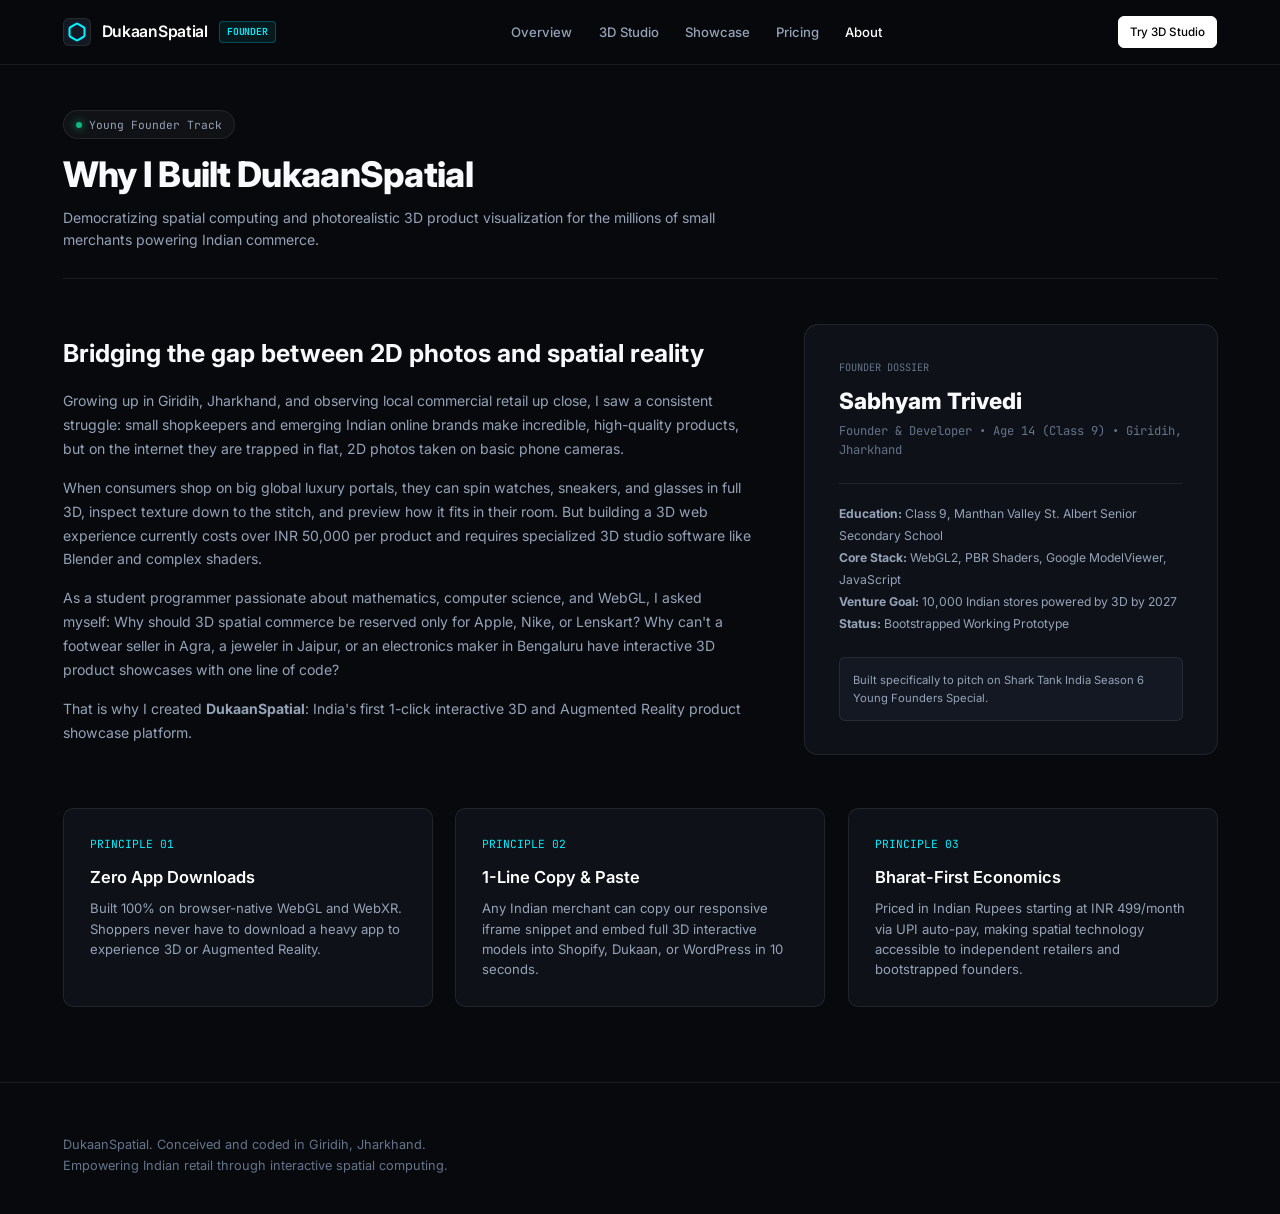
<file: about.html>
<!DOCTYPE html>
<html lang="en">
<head>
  <meta charset="UTF-8">
  <meta name="viewport" content="width=device-width, initial-scale=1.0">
  <title>About & Founder Story | DukaanSpatial</title>
  <meta name="description" content="The story of Sabhyam Trivedi and the vision behind DukaanSpatial: democratizing 3D spatial web commerce for Indian retail.">
  <link rel="stylesheet" href="css/style.css">
  <style>
    .about-layout {
      display: grid;
      grid-template-columns: 1.25fr 0.75fr;
      gap: 3.5rem;
      align-items: center;
      margin-top: 3rem;
    }
    .profile-card {
      background: var(--bg-surface);
      border: 1px solid var(--border-subtle);
      border-radius: var(--radius-lg);
      padding: 2.25rem;
      box-shadow: var(--shadow-subtle);
    }
    .principles-grid {
      display: grid;
      grid-template-columns: repeat(3, 1fr);
      gap: 1.5rem;
      margin-top: 3.5rem;
    }
    @media (max-width: 992px) {
      .about-layout {
        grid-template-columns: 1fr;
      }
      .principles-grid {
        grid-template-columns: 1fr;
      }
    }
  </style>
</head>
<body>

  <!-- Site Header -->
  <header class="site-header">
    <div class="container nav-wrap">
      <a href="index.html" class="brand-logo">
        <div class="brand-logo-icon">
          <svg width="20" height="20" viewBox="0 0 24 24" fill="none" stroke="currentColor" stroke-width="2.5">
            <path d="M21 16V8a2 2 0 0 0-1-1.73l-7-4a2 2 0 0 0-2 0l-7 4A2 2 0 0 0 3 8v8a2 2 0 0 0 1 1.73l7 4a2 2 0 0 0 2 0l7-4A2 2 0 0 0 21 16z"></path>
          </svg>
        </div>
        <div class="brand-name">DukaanSpatial</div>
        <span class="brand-tag">Founder</span>
      </a>

      <nav class="main-nav">
        <a href="index.html" class="nav-link">Overview</a>
        <a href="studio.html" class="nav-link">3D Studio</a>
        <a href="showcase.html" class="nav-link">Showcase</a>
        <a href="pricing.html" class="nav-link">Pricing</a>
        <a href="about.html" class="nav-link active">About</a>
      </nav>

      <div class="nav-actions">
        <a href="studio.html" class="btn btn-primary btn-sm">Try 3D Studio</a>
      </div>
    </div>
  </header>

  <div class="container" style="padding: 3rem 1.5rem 5rem;">
    
    <!-- Page Header -->
    <div style="border-bottom: 1px solid var(--border-subtle); padding-bottom: 1.75rem;">
      <div class="hero-pill" style="margin-bottom: 0.5rem;">
        <span class="hero-pill-dot"></span>
        Young Founder Track
      </div>
      <h1 style="font-family: var(--font-heading); font-size: 2.35rem; font-weight: 800; letter-spacing: -0.02em;">
        Why I Built DukaanSpatial
      </h1>
      <p style="color: var(--text-secondary); font-size: 0.9375rem; margin-top: 0.25rem; max-width: 720px;">
        Democratizing spatial computing and photorealistic 3D product visualization for the millions of small merchants powering Indian commerce.
      </p>
    </div>

    <!-- About Layout -->
    <div class="about-layout">
      
      <!-- Story Column -->
      <div>
        <h2 style="font-family: var(--font-heading); font-size: 1.65rem; font-weight: 700; margin-bottom: 1rem;">
          Bridging the gap between 2D photos and spatial reality
        </h2>

        <p style="color: var(--text-secondary); font-size: 0.9375rem; line-height: 1.7; margin-bottom: 1rem;">
          Growing up in Giridih, Jharkhand, and observing local commercial retail up close, I saw a consistent struggle: small shopkeepers and emerging Indian online brands make incredible, high-quality products, but on the internet they are trapped in flat, 2D photos taken on basic phone cameras.
        </p>

        <p style="color: var(--text-secondary); font-size: 0.9375rem; line-height: 1.7; margin-bottom: 1rem;">
          When consumers shop on big global luxury portals, they can spin watches, sneakers, and glasses in full 3D, inspect texture down to the stitch, and preview how it fits in their room. But building a 3D web experience currently costs over INR 50,000 per product and requires specialized 3D studio software like Blender and complex shaders.
        </p>

        <p style="color: var(--text-secondary); font-size: 0.9375rem; line-height: 1.7; margin-bottom: 1rem;">
          As a student programmer passionate about mathematics, computer science, and WebGL, I asked myself: Why should 3D spatial commerce be reserved only for Apple, Nike, or Lenskart? Why can't a footwear seller in Agra, a jeweler in Jaipur, or an electronics maker in Bengaluru have interactive 3D product showcases with one line of code?
        </p>

        <p style="color: var(--text-secondary); font-size: 0.9375rem; line-height: 1.7;">
          That is why I created <strong>DukaanSpatial</strong>: India's first 1-click interactive 3D and Augmented Reality product showcase platform.
        </p>
      </div>

      <!-- Profile Column -->
      <div class="profile-card">
        <div style="font-size: 0.6875rem; font-family: var(--font-mono); color: var(--text-muted); text-transform: uppercase; margin-bottom: 0.5rem;">
          Founder Dossier
        </div>
        <h3 style="font-family: var(--font-heading); font-size: 1.5rem; font-weight: 800; margin-bottom: 0.2rem;">Sabhyam Trivedi</h3>
        <p style="font-size: 0.8125rem; color: var(--text-muted); font-family: var(--font-mono); margin-bottom: 1.5rem;">
          Founder & Developer &bull; Age 14 (Class 9) &bull; Giridih, Jharkhand
        </p>

        <div style="border-top: 1px solid var(--border-subtle); padding-top: 1.25rem; font-size: 0.8125rem; color: var(--text-secondary); line-height: 1.8;">
          <div><strong>Education:</strong> Class 9, Manthan Valley St. Albert Senior Secondary School</div>
          <div><strong>Core Stack:</strong> WebGL2, PBR Shaders, Google ModelViewer, JavaScript</div>
          <div><strong>Venture Goal:</strong> 10,000 Indian stores powered by 3D by 2027</div>
          <div><strong>Status:</strong> Bootstrapped Working Prototype</div>
        </div>

        <div style="margin-top: 1.5rem; padding: 0.85rem; background: var(--bg-surface-elevated); border-radius: var(--radius-sm); border: 1px solid var(--border-subtle); font-size: 0.75rem; color: var(--text-secondary);">
          Built specifically to pitch on Shark Tank India Season 6 Young Founders Special.
        </div>
      </div>

    </div>

    <!-- Core Engineering Principles -->
    <div class="principles-grid">
      <div class="feature-box">
        <div class="feature-step">Principle 01</div>
        <h4>Zero App Downloads</h4>
        <p>Built 100% on browser-native WebGL and WebXR. Shoppers never have to download a heavy app to experience 3D or Augmented Reality.</p>
      </div>

      <div class="feature-box">
        <div class="feature-step">Principle 02</div>
        <h4>1-Line Copy & Paste</h4>
        <p>Any Indian merchant can copy our responsive iframe snippet and embed full 3D interactive models into Shopify, Dukaan, or WordPress in 10 seconds.</p>
      </div>

      <div class="feature-box">
        <div class="feature-step">Principle 03</div>
        <h4>Bharat-First Economics</h4>
        <p>Priced in Indian Rupees starting at INR 499/month via UPI auto-pay, making spatial technology accessible to independent retailers and bootstrapped founders.</p>
      </div>
    </div>

  </div>

  <!-- Site Footer -->
  <footer class="site-footer">
    <div class="container footer-copy">
      <div>DukaanSpatial. Conceived and coded in Giridih, Jharkhand.</div>
      <div>Empowering Indian retail through interactive spatial computing.</div>
    </div>
  </footer>

</body>
</html>
</file>
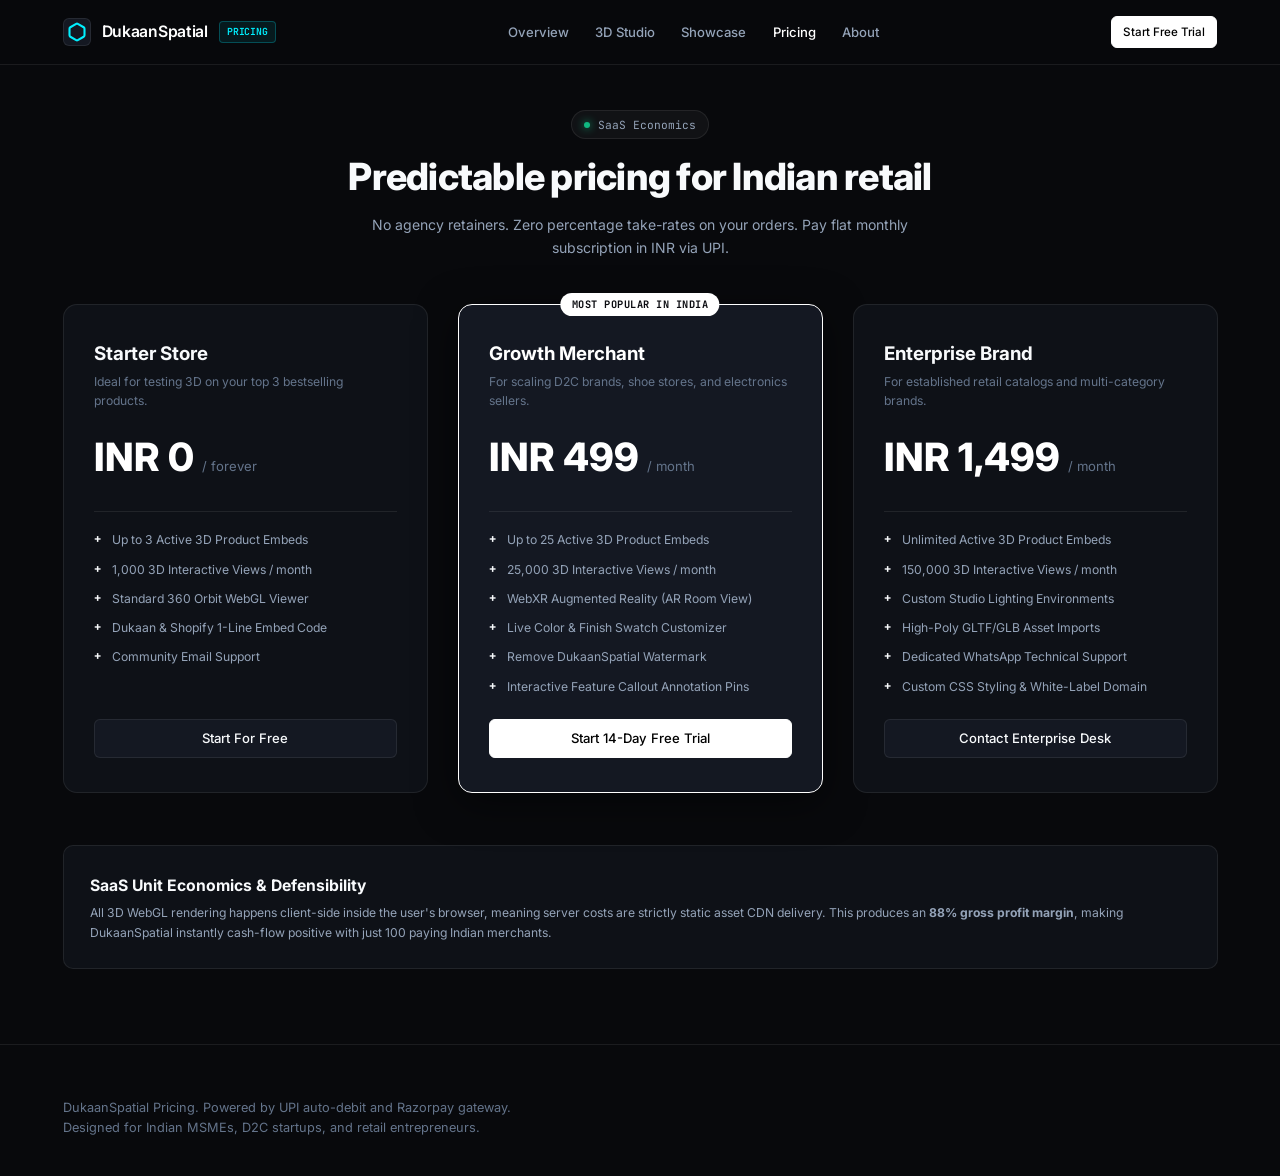
<file: pricing.html>
<!DOCTYPE html>
<html lang="en">
<head>
  <meta charset="UTF-8">
  <meta name="viewport" content="width=device-width, initial-scale=1.0">
  <title>Pricing Plans | DukaanSpatial</title>
  <meta name="description" content="Simple, transparent SaaS pricing built for Indian retail merchants and emerging D2C brands. Start for free.">
  <link rel="stylesheet" href="css/style.css">
  <style>
    .pricing-grid {
      display: grid;
      grid-template-columns: repeat(3, 1fr);
      gap: 2rem;
      margin-top: 3rem;
    }
    .pricing-card {
      background: var(--bg-surface);
      border: 1px solid var(--border-subtle);
      border-radius: var(--radius-lg);
      padding: 2.25rem 2rem;
      display: flex;
      flex-direction: column;
      justify-content: space-between;
      position: relative;
      transition: all 0.2s ease;
    }
    .pricing-card.featured {
      background: var(--bg-surface-elevated);
      border-color: #ffffff;
      box-shadow: 0 10px 40px rgba(0, 0, 0, 0.5);
    }
    .featured-pill {
      position: absolute;
      top: -12px;
      left: 50%;
      transform: translateX(-50%);
      background: #ffffff;
      color: #090a0f;
      font-size: 0.6875rem;
      font-weight: 700;
      font-family: var(--font-mono);
      padding: 0.2rem 0.75rem;
      border-radius: var(--radius-full);
      text-transform: uppercase;
      letter-spacing: 0.05em;
    }
    .price-headline {
      font-family: var(--font-heading);
      font-size: 2.6rem;
      font-weight: 800;
      color: #ffffff;
      margin: 1rem 0 0.25rem;
    }
    .price-headline span {
      font-size: 0.875rem;
      color: var(--text-muted);
      font-weight: 400;
      font-family: var(--font-sans);
    }
    .plan-features-list {
      list-style: none;
      margin: 1.5rem 0;
      border-top: 1px solid var(--border-subtle);
      padding-top: 1.25rem;
    }
    .plan-features-list li {
      font-size: 0.8125rem;
      color: var(--text-secondary);
      padding-left: 1.25rem;
      position: relative;
      margin-bottom: 0.65rem;
    }
    .plan-features-list li::before {
      content: '+';
      position: absolute;
      left: 0;
      color: var(--text-primary);
      font-family: var(--font-mono);
      font-weight: 700;
    }
    @media (max-width: 992px) {
      .pricing-grid {
        grid-template-columns: 1fr;
      }
    }
  </style>
</head>
<body>

  <!-- Site Header -->
  <header class="site-header">
    <div class="container nav-wrap">
      <a href="index.html" class="brand-logo">
        <div class="brand-logo-icon">
          <svg width="20" height="20" viewBox="0 0 24 24" fill="none" stroke="currentColor" stroke-width="2.5">
            <path d="M21 16V8a2 2 0 0 0-1-1.73l-7-4a2 2 0 0 0-2 0l-7 4A2 2 0 0 0 3 8v8a2 2 0 0 0 1 1.73l7 4a2 2 0 0 0 2 0l7-4A2 2 0 0 0 21 16z"></path>
          </svg>
        </div>
        <div class="brand-name">DukaanSpatial</div>
        <span class="brand-tag">Pricing</span>
      </a>

      <nav class="main-nav">
        <a href="index.html" class="nav-link">Overview</a>
        <a href="studio.html" class="nav-link">3D Studio</a>
        <a href="showcase.html" class="nav-link">Showcase</a>
        <a href="pricing.html" class="nav-link active">Pricing</a>
        <a href="about.html" class="nav-link">About</a>
      </nav>

      <div class="nav-actions">
        <a href="studio.html" class="btn btn-primary btn-sm">Start Free Trial</a>
      </div>
    </div>
  </header>

  <div class="container" style="padding: 3rem 1.5rem 5rem;">
    
    <!-- Header -->
    <div style="text-align: center; max-width: 600px; margin: 0 auto;">
      <div class="hero-pill" style="margin-bottom: 0.5rem;">
        <span class="hero-pill-dot"></span>
        SaaS Economics
      </div>
      <h1 style="font-family: var(--font-heading); font-size: 2.5rem; font-weight: 800; letter-spacing: -0.02em;">
        Predictable pricing for Indian retail
      </h1>
      <p style="color: var(--text-secondary); font-size: 0.9375rem; margin-top: 0.5rem;">
        No agency retainers. Zero percentage take-rates on your orders. Pay flat monthly subscription in INR via UPI.
      </p>
    </div>

    <!-- Pricing Grid -->
    <div class="pricing-grid">
      
      <!-- Tier 1 -->
      <div class="pricing-card">
        <div>
          <h3 style="font-family: var(--font-heading); font-size: 1.25rem;">Starter Store</h3>
          <p style="font-size: 0.8125rem; color: var(--text-muted); margin-top: 0.2rem;">
            Ideal for testing 3D on your top 3 bestselling products.
          </p>
          <div class="price-headline">INR 0 <span>/ forever</span></div>
          <ul class="plan-features-list">
            <li>Up to 3 Active 3D Product Embeds</li>
            <li>1,000 3D Interactive Views / month</li>
            <li>Standard 360 Orbit WebGL Viewer</li>
            <li>Dukaan & Shopify 1-Line Embed Code</li>
            <li>Community Email Support</li>
          </ul>
        </div>
        <a href="studio.html" class="btn btn-secondary" style="width: 100%;">
          Start For Free
        </a>
      </div>

      <!-- Tier 2 (Featured) -->
      <div class="pricing-card featured">
        <span class="featured-pill">Most Popular in India</span>
        <div>
          <h3 style="font-family: var(--font-heading); font-size: 1.25rem; color: #fff;">Growth Merchant</h3>
          <p style="font-size: 0.8125rem; color: var(--text-muted); margin-top: 0.2rem;">
            For scaling D2C brands, shoe stores, and electronics sellers.
          </p>
          <div class="price-headline">INR 499 <span>/ month</span></div>
          <ul class="plan-features-list">
            <li>Up to 25 Active 3D Product Embeds</li>
            <li>25,000 3D Interactive Views / month</li>
            <li>WebXR Augmented Reality (AR Room View)</li>
            <li>Live Color & Finish Swatch Customizer</li>
            <li>Remove DukaanSpatial Watermark</li>
            <li>Interactive Feature Callout Annotation Pins</li>
          </ul>
        </div>
        <a href="studio.html" class="btn btn-primary" style="width: 100%;">
          Start 14-Day Free Trial
        </a>
      </div>

      <!-- Tier 3 -->
      <div class="pricing-card">
        <div>
          <h3 style="font-family: var(--font-heading); font-size: 1.25rem;">Enterprise Brand</h3>
          <p style="font-size: 0.8125rem; color: var(--text-muted); margin-top: 0.2rem;">
            For established retail catalogs and multi-category brands.
          </p>
          <div class="price-headline">INR 1,499 <span>/ month</span></div>
          <ul class="plan-features-list">
            <li>Unlimited Active 3D Product Embeds</li>
            <li>150,000 3D Interactive Views / month</li>
            <li>Custom Studio Lighting Environments</li>
            <li>High-Poly GLTF/GLB Asset Imports</li>
            <li>Dedicated WhatsApp Technical Support</li>
            <li>Custom CSS Styling & White-Label Domain</li>
          </ul>
        </div>
        <a href="studio.html" class="btn btn-secondary" style="width: 100%;">
          Contact Enterprise Desk
        </a>
      </div>

    </div>

    <!-- Unit Economics Note for Sharks -->
    <div style="margin-top: 3.5rem; background: var(--bg-surface); border: 1px solid var(--border-subtle); border-radius: var(--radius-md); padding: 1.75rem;">
      <h4 style="font-family: var(--font-heading); font-size: 1.05rem; margin-bottom: 0.35rem;">SaaS Unit Economics & Defensibility</h4>
      <p style="font-size: 0.8125rem; color: var(--text-secondary); line-height: 1.6;">
        All 3D WebGL rendering happens client-side inside the user's browser, meaning server costs are strictly static asset CDN delivery. This produces an <strong>88% gross profit margin</strong>, making DukaanSpatial instantly cash-flow positive with just 100 paying Indian merchants.
      </p>
    </div>

  </div>

  <!-- Site Footer -->
  <footer class="site-footer">
    <div class="container footer-copy">
      <div>DukaanSpatial Pricing. Powered by UPI auto-debit and Razorpay gateway.</div>
      <div>Designed for Indian MSMEs, D2C startups, and retail entrepreneurs.</div>
    </div>
  </footer>

</body>
</html>
</file>
<file: css/style.css>
/* ===================================================================
   DUKAANSPATIAL - PRODUCTION DESIGN SYSTEM (NON-VIBE-CODED)
   Aesthetic: Linear.app / Stripe / Vercel Industrial Minimalism
   =================================================================== */

@import url('https://fonts.googleapis.com/css2?family=Inter:wght@300;400;500;600;700&family=JetBrains+Mono:wght@400;500&display=swap');

:root {
  --bg-page: #08090c;
  --bg-surface: #0e1117;
  --bg-surface-elevated: #141822;
  --bg-card: #10141d;
  --bg-card-hover: #151a26;
  
  --border-subtle: rgba(255, 255, 255, 0.08);
  --border-hover: rgba(255, 255, 255, 0.16);
  --border-active: #00f0ff;
  --border-divider: rgba(255, 255, 255, 0.06);
  
  --text-primary: #f8fafc;
  --text-secondary: #94a3b8;
  --text-muted: #64748b;
  --text-dim: #475569;
  
  --cyan-primary: #00f0ff;
  --cyan-glow: rgba(0, 240, 255, 0.12);
  --blue-primary: #2563eb;
  --emerald: #10b981;
  --amber: #f59e0b;
  
  --font-sans: 'Inter', -apple-system, BlinkMacSystemFont, "Segoe UI", Roboto, sans-serif;
  --font-mono: 'JetBrains Mono', "SF Mono", Consolas, monospace;
  
  --radius-xs: 4px;
  --radius-sm: 6px;
  --radius-md: 10px;
  --radius-lg: 14px;
  --radius-full: 9999px;
  
  --shadow-card: 0 4px 20px rgba(0, 0, 0, 0.4);
  --shadow-viewport: 0 12px 40px rgba(0, 0, 0, 0.6);
  --container-max: 1200px;
}

*, *::before, *::after {
  box-sizing: border-box;
  margin: 0;
  padding: 0;
}

html {
  scroll-behavior: smooth;
  font-size: 15px;
}

body {
  background-color: var(--bg-page);
  color: var(--text-primary);
  font-family: var(--font-sans);
  line-height: 1.6;
  -webkit-font-smoothing: antialiased;
  -moz-osx-font-smoothing: grayscale;
  overflow-x: hidden;
}

a {
  color: inherit;
  text-decoration: none;
}

/* Container */
.container {
  width: 100%;
  max-width: var(--container-max);
  margin: 0 auto;
  padding: 0 1.5rem;
}

/* Site Header */
.site-header {
  position: sticky;
  top: 0;
  z-index: 100;
  background: rgba(8, 9, 12, 0.85);
  backdrop-filter: blur(12px);
  border-bottom: 1px solid var(--border-subtle);
}

.nav-wrap {
  display: flex;
  align-items: center;
  justify-content: space-between;
  height: 64px;
}

.brand-logo {
  display: flex;
  align-items: center;
  gap: 0.75rem;
  font-weight: 600;
  font-size: 1.05rem;
  letter-spacing: -0.02em;
}

.brand-logo-icon {
  width: 28px;
  height: 28px;
  display: flex;
  align-items: center;
  justify-content: center;
  border-radius: var(--radius-sm);
  background: var(--bg-surface-elevated);
  border: 1px solid var(--border-subtle);
  color: var(--cyan-primary);
}

.brand-name {
  color: #fff;
}

.brand-name span {
  color: var(--cyan-primary);
}

.brand-tag {
  font-size: 0.65rem;
  font-family: var(--font-mono);
  padding: 0.15rem 0.5rem;
  border-radius: var(--radius-xs);
  background: rgba(0, 240, 255, 0.08);
  border: 1px solid rgba(0, 240, 255, 0.25);
  color: var(--cyan-primary);
  text-transform: uppercase;
}

.main-nav {
  display: flex;
  align-items: center;
  gap: 1.75rem;
}

.nav-link {
  font-size: 0.875rem;
  font-weight: 500;
  color: var(--text-secondary);
  transition: color 0.15s ease;
}

.nav-link:hover, .nav-link.active {
  color: #ffffff;
}

.nav-actions {
  display: flex;
  align-items: center;
  gap: 0.75rem;
}

/* Buttons */
.btn {
  display: inline-flex;
  align-items: center;
  justify-content: center;
  gap: 0.5rem;
  font-size: 0.875rem;
  font-weight: 500;
  padding: 0.55rem 1.15rem;
  border-radius: var(--radius-sm);
  transition: all 0.15s ease;
  cursor: pointer;
  border: 1px solid transparent;
  outline: none;
}

.btn-primary {
  background: #ffffff;
  color: #000000;
  border-color: #ffffff;
}

.btn-primary:hover {
  background: #e2e8f0;
  border-color: #e2e8f0;
}

.btn-secondary {
  background: var(--bg-surface-elevated);
  color: var(--text-primary);
  border-color: var(--border-subtle);
}

.btn-secondary:hover {
  background: var(--bg-card-hover);
  border-color: var(--border-hover);
}

.btn-cyan {
  background: rgba(0, 240, 255, 0.1);
  color: var(--cyan-primary);
  border-color: rgba(0, 240, 255, 0.3);
}

.btn-cyan:hover {
  background: rgba(0, 240, 255, 0.2);
  border-color: var(--cyan-primary);
}

.btn-sm {
  font-size: 0.775rem;
  padding: 0.35rem 0.75rem;
}

/* Hero Section */
.hero-section {
  padding: 4.5rem 0 3.5rem;
  border-bottom: 1px solid var(--border-subtle);
}

.hero-grid {
  display: grid;
  grid-template-columns: 1.1fr 1fr;
  gap: 3rem;
  align-items: center;
}

.hero-pill {
  display: inline-flex;
  align-items: center;
  gap: 0.5rem;
  font-size: 0.75rem;
  font-family: var(--font-mono);
  padding: 0.3rem 0.8rem;
  border-radius: var(--radius-full);
  background: rgba(255, 255, 255, 0.04);
  border: 1px solid var(--border-subtle);
  color: var(--text-secondary);
  margin-bottom: 1.25rem;
}

.hero-pill-dot {
  width: 6px;
  height: 6px;
  border-radius: 50%;
  background: var(--emerald);
  box-shadow: 0 0 8px var(--emerald);
}

.hero-title {
  font-size: 2.85rem;
  font-weight: 700;
  line-height: 1.12;
  letter-spacing: -0.035em;
  color: #ffffff;
  margin-bottom: 1.25rem;
}

.hero-title span {
  color: var(--cyan-primary);
}

.hero-desc {
  font-size: 1.05rem;
  line-height: 1.6;
  color: var(--text-secondary);
  margin-bottom: 2rem;
  max-width: 520px;
}

.hero-stats-row {
  display: flex;
  gap: 2.5rem;
  margin-top: 2.5rem;
  padding-top: 1.75rem;
  border-top: 1px solid var(--border-divider);
}

.stat-num {
  font-size: 1.65rem;
  font-weight: 700;
  letter-spacing: -0.02em;
  color: #ffffff;
}

.stat-label {
  font-size: 0.75rem;
  font-family: var(--font-mono);
  color: var(--text-muted);
  text-transform: uppercase;
  margin-top: 0.2rem;
}

/* 3D Viewport Box */
.viewport-frame {
  background: var(--bg-surface);
  border: 1px solid var(--border-subtle);
  border-radius: var(--radius-lg);
  overflow: hidden;
  box-shadow: var(--shadow-viewport);
  position: relative;
}

.viewport-toolbar {
  display: flex;
  justify-content: space-between;
  align-items: center;
  padding: 0.85rem 1.15rem;
  background: var(--bg-surface-elevated);
  border-bottom: 1px solid var(--border-subtle);
  flex-wrap: wrap;
  gap: 0.5rem;
}

.model-title-group h3 {
  font-size: 0.95rem;
  font-weight: 600;
  color: #ffffff;
}

.model-title-group p {
  font-size: 0.725rem;
  font-family: var(--font-mono);
  color: var(--text-muted);
}

.model-tabs {
  display: flex;
  background: rgba(0, 0, 0, 0.3);
  padding: 3px;
  border-radius: var(--radius-sm);
  border: 1px solid var(--border-subtle);
  gap: 3px;
}

.model-tab-btn {
  background: transparent;
  border: none;
  color: var(--text-secondary);
  font-family: var(--font-sans);
  font-size: 0.75rem;
  font-weight: 500;
  padding: 0.35rem 0.7rem;
  border-radius: var(--radius-xs);
  cursor: pointer;
  transition: all 0.15s ease;
}

.model-tab-btn:hover {
  color: #ffffff;
}

.model-tab-btn.active {
  background: #ffffff;
  color: #000000;
}

.model-viewer-box {
  position: relative;
  width: 100%;
  height: 420px;
  background: radial-gradient(circle at center, #151a26 0%, #0c0f16 100%);
}

model-viewer {
  width: 100%;
  height: 100%;
  outline: none;
  --poster-color: transparent;
}

/* Live CAD Telemetry HUD */
.cad-hud {
  position: absolute;
  top: 1rem;
  right: 1rem;
  background: rgba(11, 14, 20, 0.85);
  backdrop-filter: blur(8px);
  border: 1px solid var(--border-subtle);
  border-radius: var(--radius-sm);
  padding: 0.5rem 0.75rem;
  font-family: var(--font-mono);
  font-size: 0.7rem;
  color: var(--text-muted);
  line-height: 1.5;
  pointer-events: none;
  z-index: 10;
}

.cad-hud span {
  color: var(--cyan-primary);
}

/* Viewport Controls Bar */
.viewport-controls-bar {
  position: absolute;
  bottom: 1rem;
  left: 1rem;
  right: 1rem;
  display: flex;
  justify-content: space-between;
  align-items: center;
  background: rgba(11, 14, 20, 0.85);
  backdrop-filter: blur(8px);
  border: 1px solid var(--border-subtle);
  border-radius: var(--radius-sm);
  padding: 0.4rem 0.75rem;
  z-index: 10;
}

.control-pill {
  display: flex;
  align-items: center;
  gap: 0.5rem;
  font-size: 0.725rem;
  font-family: var(--font-mono);
  color: var(--text-secondary);
}

.control-btn {
  background: transparent;
  border: 1px solid var(--border-subtle);
  color: var(--text-secondary);
  font-family: var(--font-mono);
  font-size: 0.7rem;
  padding: 0.25rem 0.5rem;
  border-radius: var(--radius-xs);
  cursor: pointer;
  transition: all 0.15s ease;
}

.control-btn:hover, .control-btn.active {
  background: rgba(255, 255, 255, 0.1);
  color: #fff;
  border-color: rgba(255, 255, 255, 0.3);
}

/* Viewport Footer & Embed Bar */
.viewport-footer {
  display: flex;
  align-items: center;
  justify-content: space-between;
  padding: 0.75rem 1.15rem;
  background: var(--bg-surface-elevated);
  border-top: 1px solid var(--border-subtle);
  font-size: 0.8rem;
}

.variant-selector {
  display: flex;
  align-items: center;
  gap: 0.5rem;
}

.variant-btn {
  background: transparent;
  border: 1px solid var(--border-subtle);
  color: var(--text-secondary);
  font-size: 0.725rem;
  padding: 0.25rem 0.6rem;
  border-radius: var(--radius-xs);
  cursor: pointer;
  transition: all 0.15s ease;
}

.variant-btn:hover, .variant-btn.active {
  background: #ffffff;
  color: #000000;
  border-color: #ffffff;
}

.embed-pill-bar {
  display: flex;
  align-items: center;
  justify-content: space-between;
  background: #090a0f;
  padding: 0.6rem 1rem;
  border-top: 1px solid var(--border-divider);
  font-family: var(--font-mono);
  font-size: 0.725rem;
  color: var(--text-muted);
}

.embed-pill-code {
  color: #38bdf8;
  overflow: hidden;
  text-overflow: ellipsis;
  white-space: nowrap;
  max-width: 75%;
}

/* Section Common */
.section {
  padding: 4.5rem 0;
}

.section-title {
  text-align: center;
  max-width: 650px;
  margin: 0 auto 3rem;
}

.section-title h2 {
  font-size: 2rem;
  font-weight: 700;
  letter-spacing: -0.03em;
  color: #ffffff;
  margin-bottom: 0.75rem;
}

.section-title p {
  color: var(--text-secondary);
  font-size: 0.95rem;
}

/* Cards Grid */
.cards-grid-3 {
  display: grid;
  grid-template-columns: repeat(3, 1fr);
  gap: 1.5rem;
}

.feature-box {
  background: var(--bg-surface);
  border: 1px solid var(--border-subtle);
  border-radius: var(--radius-md);
  padding: 1.75rem;
  transition: border-color 0.15s ease;
}

.feature-box:hover {
  border-color: var(--border-hover);
}

.feature-step {
  font-family: var(--font-mono);
  font-size: 0.75rem;
  color: var(--cyan-primary);
  margin-bottom: 0.75rem;
  text-transform: uppercase;
}

.feature-box h4 {
  font-size: 1.1rem;
  font-weight: 600;
  color: #ffffff;
  margin-bottom: 0.5rem;
}

.feature-box p {
  font-size: 0.875rem;
  color: var(--text-secondary);
  line-height: 1.55;
}

/* Comparison Section */
.comparison-grid {
  display: grid;
  grid-template-columns: 1fr 1fr;
  gap: 2rem;
}

.comparison-card {
  background: var(--bg-surface);
  border: 1px solid var(--border-subtle);
  border-radius: var(--radius-md);
  padding: 1.75rem;
  position: relative;
}

.comparison-card.highlight {
  border-color: rgba(0, 240, 255, 0.35);
  background: linear-gradient(180deg, rgba(0, 240, 255, 0.03) 0%, var(--bg-surface) 100%);
}

.comparison-badge {
  display: inline-block;
  font-family: var(--font-mono);
  font-size: 0.7rem;
  padding: 0.2rem 0.5rem;
  border-radius: var(--radius-xs);
  margin-bottom: 1rem;
}

.badge-2d {
  background: rgba(239, 68, 68, 0.1);
  color: #ef4444;
  border: 1px solid rgba(239, 68, 68, 0.2);
}

.badge-3d {
  background: rgba(16, 185, 129, 0.1);
  color: var(--emerald);
  border: 1px solid rgba(16, 185, 129, 0.25);
}

.comparison-card h3 {
  font-size: 1.25rem;
  font-weight: 600;
  margin-bottom: 0.5rem;
  color: #fff;
}

.comparison-card ul {
  list-style: none;
  margin-top: 1.25rem;
  display: flex;
  flex-direction: column;
  gap: 0.75rem;
  font-size: 0.875rem;
  color: var(--text-secondary);
}

.comparison-card li {
  display: flex;
  align-items: center;
  gap: 0.6rem;
}

/* Modal */
.modal-overlay {
  position: fixed;
  inset: 0;
  background: rgba(0, 0, 0, 0.8);
  backdrop-filter: blur(8px);
  z-index: 1000;
  display: none;
  align-items: center;
  justify-content: center;
}

.modal-card {
  background: var(--bg-surface-elevated);
  border: 1px solid var(--border-subtle);
  border-radius: var(--radius-lg);
  padding: 2.25rem;
  max-width: 440px;
  width: 90%;
  text-align: center;
  position: relative;
  box-shadow: 0 20px 60px rgba(0, 0, 0, 0.8);
}

.modal-close {
  position: absolute;
  top: 1rem;
  right: 1rem;
  background: transparent;
  border: none;
  color: var(--text-muted);
  cursor: pointer;
  font-size: 1.25rem;
}

.modal-close:hover {
  color: #fff;
}

/* Site Footer */
.site-footer {
  border-top: 1px solid var(--border-subtle);
  padding: 3.5rem 0 2.5rem;
  background: var(--bg-page);
  font-size: 0.85rem;
  color: var(--text-muted);
}

.footer-grid {
  display: grid;
  grid-template-columns: 2fr 1fr 1fr 1fr;
  gap: 3rem;
  margin-bottom: 2.5rem;
}

.footer-col h5 {
  font-size: 0.8rem;
  font-family: var(--font-mono);
  color: #ffffff;
  text-transform: uppercase;
  margin-bottom: 1rem;
}

.footer-col ul {
  list-style: none;
  display: flex;
  flex-direction: column;
  gap: 0.6rem;
}

.footer-col a:hover {
  color: #ffffff;
}

.footer-bottom {
  border-top: 1px solid var(--border-divider);
  padding-top: 1.75rem;
  display: flex;
  justify-content: space-between;
  align-items: center;
  font-size: 0.775rem;
}

/* Responsive */
@media (max-width: 992px) {
  .hero-grid {
    grid-template-columns: 1fr;
  }
  .cards-grid-3, .comparison-grid {
    grid-template-columns: 1fr;
  }
  .footer-grid {
    grid-template-columns: 1fr 1fr;
  }
}
</file>
